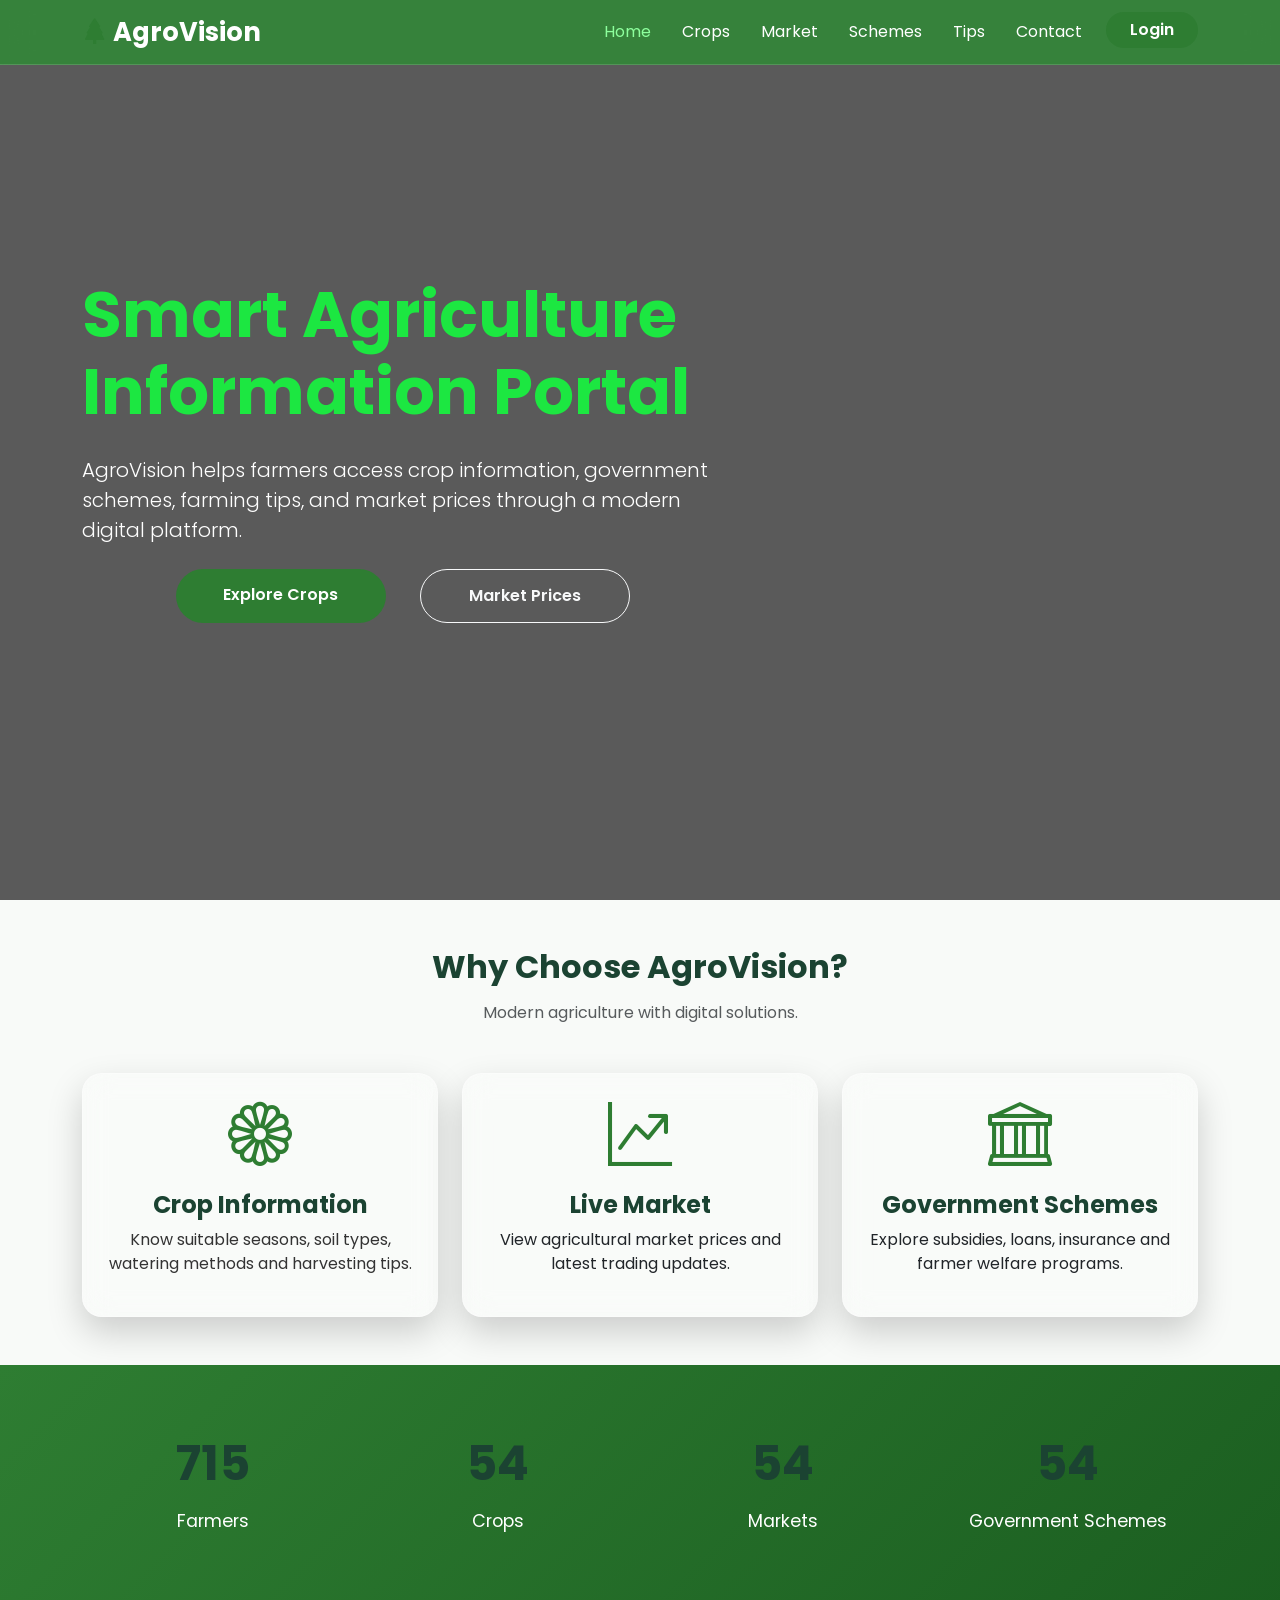
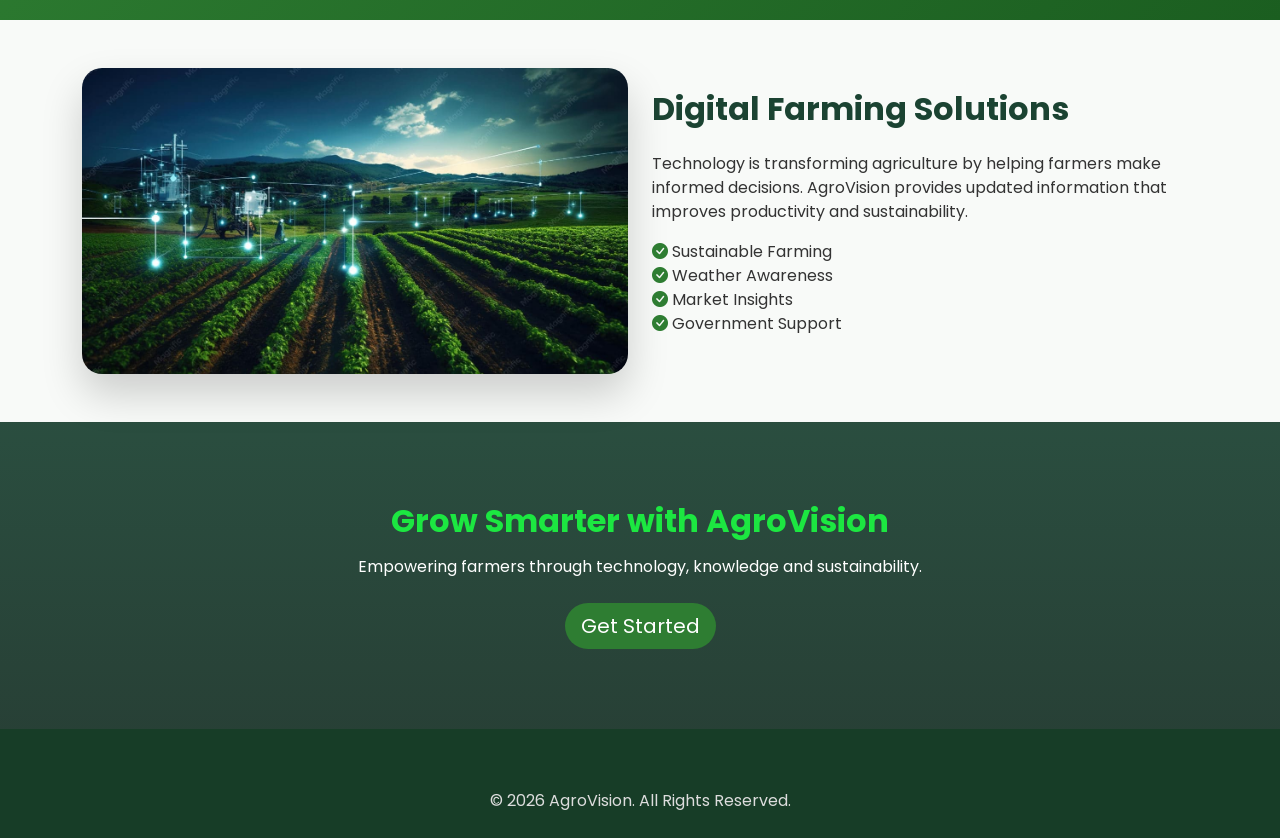
<file: index.html>
<!DOCTYPE html>
<html lang="en">

<head>
    <meta charset="UTF-8">
    <meta name="viewport" content="width=device-width, initial-scale=1.0">

    <title>AgroVision | Smart Agriculture Information Portal</title>

    <!-- Bootstrap -->
    <link href="https://cdn.jsdelivr.net/npm/bootstrap@5.3.7/dist/css/bootstrap.min.css" rel="stylesheet">

    <!-- Bootstrap Icons -->
    <link rel="stylesheet" href="https://cdn.jsdelivr.net/npm/bootstrap-icons@1.13.1/font/bootstrap-icons.min.css">

    <!-- Google Font -->
    <link href="https://fonts.googleapis.com/css2?family=Poppins:wght@300;400;500;600;700&display=swap"
        rel="stylesheet">

    <!-- CSS -->
    <link rel="stylesheet" href="styles.css">
</head>

<body>

    <!--================ NAVBAR ================-->

    <nav class="navbar navbar-expand-lg navbar-dark fixed-top glass-nav">

        <div class="container">

            <a class="navbar-brand fw-bold" href="index.html">
                <i class="bi bi-tree-fill text-success"></i>
                AgroVision
            </a>

            <button class="navbar-toggler" data-bs-toggle="collapse" data-bs-target="#menu">
                <span class="navbar-toggler-icon"></span>
            </button>

            <div class="collapse navbar-collapse" id="menu">

                <ul class="navbar-nav ms-auto">

                    <li class="nav-item">
                        <a class="nav-link active" href="index.html">Home</a>
                    </li>

                    <li class="nav-item">
                        <a class="nav-link" href="crops.html">Crops</a>
                    </li>

                    <li class="nav-item">
                        <a class="nav-link" href="market.html">Market</a>
                    </li>

                    <li class="nav-item">
                        <a class="nav-link" href="schemes.html">Schemes</a>
                    </li>

                    <li class="nav-item">
                        <a class="nav-link" href="tips.html">Tips</a>
                    </li>

                    <li class="nav-item">
                        <a class="nav-link" href="contact.html">Contact</a>
                    </li>

                    <li class="nav-item ms-lg-3">
                        <a class="btn btn-success px-4 rounded-pill" href="login.html">
                            Login
                        </a>
                    </li>

                </ul>

            </div>

        </div>

    </nav>

    <!--================ HERO SECTION ================-->

    <header class="hero">

        <div class="overlay"></div>

        <div class="container hero-content">

            <div class="row align-items-center">

                <div class="col-lg-7 " >

                    <h1 class="display-3 fw-bold mb-4" style="color:rgb(28, 231, 65)">
                        Smart Agriculture
                        <span  style="color:rgb(28, 231, 65)">
                            Information Portal
                        </span>
                    </h1>

                    <p class="lead mb-4">

                        AgroVision helps farmers access crop information,
                        government schemes, farming tips,
                        and market prices through a modern digital platform.

                    </p>
                    <div class="hero-buttons mt-4">
                    <a href="crops.html" class="btn btn-success btn-lg rounded-pill me-3">

                        Explore Crops

                    </a>

                    <a href="market.html" class="btn btn-outline-light btn-lg rounded-pill">

                        Market Prices

                    </a>
                    </div>
                </div>

            </div>

        </div>

    </header>

    <!--================ FEATURES ================-->

    <section class="py-5">

        <div class="container">

            <div class="text-center mb-5">

                <h2 class="fw-bold">
                    Why Choose AgroVision?
                </h2>

                <p class="text-muted">
                    Modern agriculture with digital solutions.
                </p>

            </div>

            <div class="row g-4">

                <div class="col-md-4">

                    <div class="glass-card h-100 text-center p-4">

                        <i class="bi bi-flower1 display-3 text-success"></i>
                        <a href="crops.html" class="text-decoration-none text-dark">
                            <h4 class="mt-3">
                                Crop Information
                            </h4>
                        </a>

                        <p>

                            Know suitable seasons, soil types,
                            watering methods and harvesting tips.

                        </p>

                    </div>

                </div>

                <div class="col-md-4">

                    <div class="glass-card h-100 text-center p-4">

                        <i class="bi bi-graph-up-arrow display-3 text-success"></i>
                        <a href="market.html" class="text-decoration-none text-dark">
                        <h4 class="mt-3">

                            Live Market

                        </h4>

                        <p>

                            View agricultural market prices and
                            latest trading updates.

                        </p></a>

                    </div>

                </div>

                <div class="col-md-4">

                    <div class="glass-card h-100 text-center p-4">

                        <i class="bi bi-bank display-3 text-success"></i>
                        <a href="schemes.html" class="text-decoration-none text-dark">
                        <h4 class="mt-3">

                            Government Schemes

                        </h4>

                        <p>

                            Explore subsidies, loans,
                            insurance and farmer welfare programs.

                        </p></a>

                    </div>

                </div>

            </div>

        </div>

    </section>

    <!--================ COUNTERS ================-->

    <section class="counter-section">

        <div class="container">

            <div class="row text-center">

                <div class="col-md-3">

                    <h2 class="counter" data-target="2500">0</h2>

                    <p>Farmers</p>

                </div>

                <div class="col-md-3">

                    <h2 class="counter" data-target="120">0</h2>

                    <p>Crops</p>

                </div>

                <div class="col-md-3">

                    <h2 class="counter" data-target="90">0</h2>

                    <p>Markets</p>

                </div>

                <div class="col-md-3">

                    <h2 class="counter" data-target="60">0</h2>

                    <p>Government Schemes</p>

                </div>

            </div>

        </div>

    </section>

    <!--================ SERVICES ================-->

    <section class="py-5">

        <div class="container">

            <div class="row align-items-center">

                <div class="col-lg-6">

                    <img src="digitalbg.jpg" alt="Digital Farming"
                        class="img-fluid rounded-4 shadow">

                </div>

                <div class="col-lg-6">

                    <h2 class="fw-bold mb-4">

                        Digital Farming Solutions

                    </h2>

                    <p>

                        Technology is transforming agriculture by helping
                        farmers make informed decisions.

                        AgroVision provides updated information
                        that improves productivity and sustainability.

                    </p>

                    <ul class="list-unstyled">

                        <li><i class="bi bi-check-circle-fill text-success"></i> Sustainable Farming</li>

                        <li><i class="bi bi-check-circle-fill text-success"></i> Weather Awareness</li>

                        <li><i class="bi bi-check-circle-fill text-success"></i> Market Insights</li>

                        <li><i class="bi bi-check-circle-fill text-success"></i> Government Support</li>

                    </ul>

                </div>

            </div>

        </div>

    </section>

    <!--================ CALL TO ACTION ================-->

    <section class="cta-section">

        <div class="container text-center" >

            <h2 class="fw-bold" style="color:rgb(28, 231, 65)">

                Grow Smarter with AgroVision

            </h2>

            <p class="mb-4">

                Empowering farmers through technology,
                knowledge and sustainability.

            </p>

            <a href="login.html" class="btn btn-success btn-lg rounded-pill">

                Get Started

            </a>

        </div>

    </section>

    <!--================ FOOTER ================-->

    <footer>

        <div class="container">

            

            

            <p class="text-center mb-0">

                © 2026 AgroVision. All Rights Reserved.

            </p>

        </div>

    </footer>

    <!-- Bootstrap JS -->

    <script src="https://cdn.jsdelivr.net/npm/bootstrap@5.3.7/dist/js/bootstrap.bundle.min.js"></script>

    <!-- JS -->

    <script src="script.js"></script>

</body>

</html>
</file>
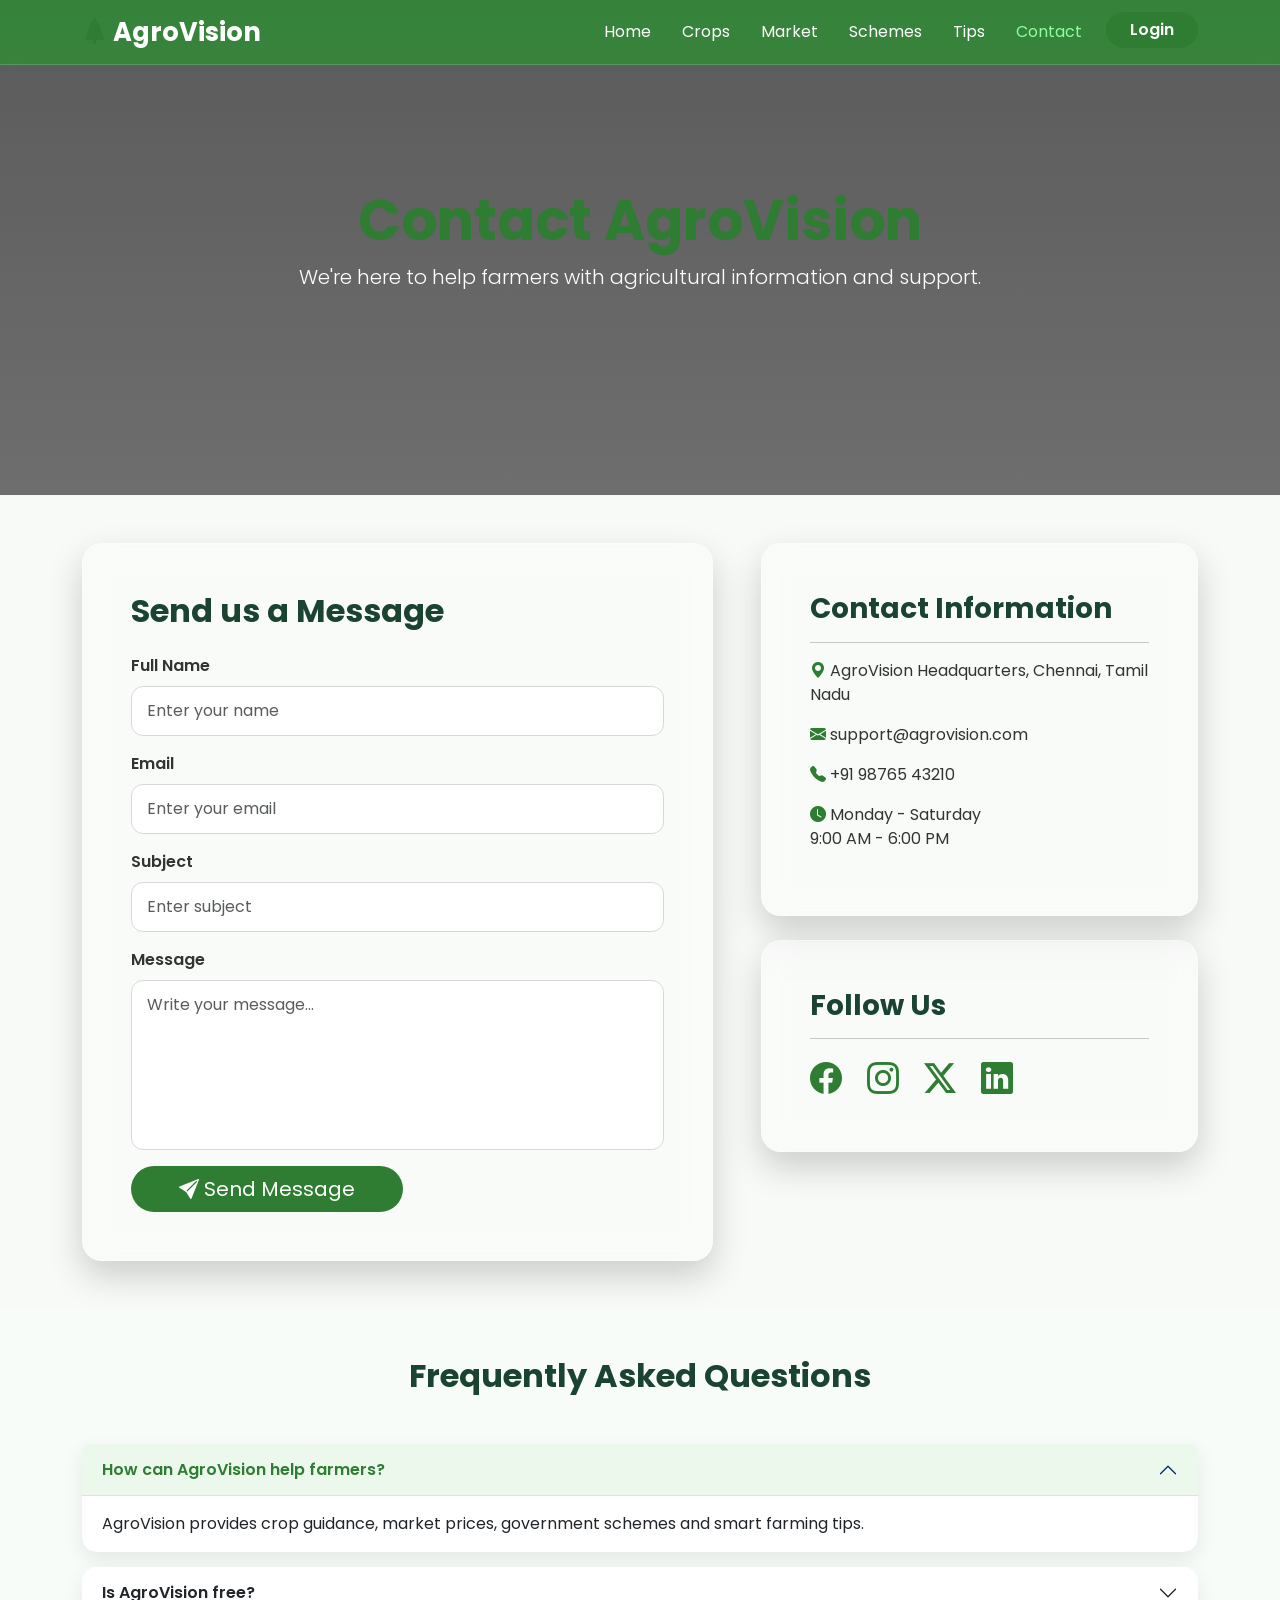
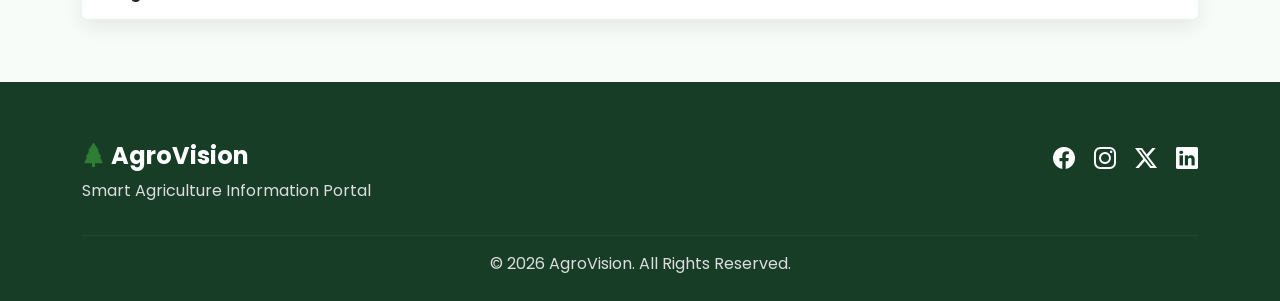
<file: contact.html>
<!DOCTYPE html>
<html lang="en">

<head>

    <meta charset="UTF-8">
    <meta name="viewport" content="width=device-width, initial-scale=1.0">

    <title>Contact | AgroVision</title>

    <!-- Bootstrap CSS -->

    <link href="https://cdn.jsdelivr.net/npm/bootstrap@5.3.7/dist/css/bootstrap.min.css" rel="stylesheet">

    <!-- Bootstrap Icons -->

    <link rel="stylesheet"
        href="https://cdn.jsdelivr.net/npm/bootstrap-icons@1.13.1/font/bootstrap-icons.min.css">

    <!-- Google Font -->

    <link href="https://fonts.googleapis.com/css2?family=Poppins:wght@300;400;500;600;700&display=swap"
        rel="stylesheet">

    <!-- CSS -->

    <link rel="stylesheet" href="styles.css">

</head>

<body>

    <!--================ NAVBAR ================-->

    <nav class="navbar navbar-expand-lg navbar-dark fixed-top glass-nav">

        <div class="container">

            <a class="navbar-brand fw-bold" href="index.html">

                <i class="bi bi-tree-fill text-success"></i>

                AgroVision

            </a>

            <button class="navbar-toggler"
                data-bs-toggle="collapse"
                data-bs-target="#menu">

                <span class="navbar-toggler-icon"></span>

            </button>

            <div class="collapse navbar-collapse" id="menu">

                <ul class="navbar-nav ms-auto">

                    <li class="nav-item">
                        <a class="nav-link" href="index.html">Home</a>
                    </li>

                    <li class="nav-item">
                        <a class="nav-link" href="crops.html">Crops</a>
                    </li>

                    <li class="nav-item">
                        <a class="nav-link" href="market.html">Market</a>
                    </li>

                    <li class="nav-item">
                        <a class="nav-link" href="schemes.html">Schemes</a>
                    </li>

                    <li class="nav-item">
                        <a class="nav-link" href="tips.html">Tips</a>
                    </li>

                    <li class="nav-item">
                        <a class="nav-link active" href="contact.html">Contact</a>
                    </li>

                    <li class="nav-item ms-lg-3">

                        <a href="login.html"
                            class="btn btn-success rounded-pill px-4">

                            Login

                        </a>

                    </li>

                </ul>

            </div>

        </div>

    </nav>

    <!--================ HEADER ================-->

    <section class="page-header contact-bg">

        <div class="overlay"></div>

        <div class="container page-content text-center">

            <h1 class="display-4 fw-bold">

                Contact AgroVision

            </h1>

            <p class="lead">

                We're here to help farmers with agricultural information and support.

            </p>

        </div>

    </section>

    <!--================ CONTACT SECTION ================-->

    <section class="py-5">

        <div class="container">

            <div class="row g-5">

                <!-- Contact Form -->

                <div class="col-lg-7">

                    <div class="glass-card p-5">

                        <h2 class="mb-4">

                            Send us a Message

                        </h2>

                        <form id="contactForm">

                            <div class="mb-3">

                                <label class="form-label">

                                    Full Name

                                </label>

                                <input
                                    type="text"
                                    class="form-control"
                                    placeholder="Enter your name"
                                    required>

                            </div>

                            <div class="mb-3">

                                <label class="form-label">

                                    Email

                                </label>

                                <input
                                    type="email"
                                    class="form-control"
                                    placeholder="Enter your email"
                                    required>

                            </div>

                            <div class="mb-3">

                                <label class="form-label">

                                    Subject

                                </label>

                                <input
                                    type="text"
                                    class="form-control"
                                    placeholder="Enter subject"
                                    required>

                            </div>

                            <div class="mb-3">

                                <label class="form-label">

                                    Message

                                </label>

                                <textarea
                                    class="form-control"
                                    rows="6"
                                    placeholder="Write your message..."
                                    required></textarea>

                            </div>

                            <button
                                class="btn btn-success btn-lg rounded-pill px-5">

                                <i class="bi bi-send-fill"></i>

                                Send Message

                            </button>

                        </form>

                    </div>

                </div>

                <!-- Contact Details -->

                <div class="col-lg-5">

                    <div class="glass-card p-5 mb-4">

                        <h3>

                            Contact Information

                        </h3>

                        <hr>

                        <p>

                            <i class="bi bi-geo-alt-fill text-success"></i>

                            AgroVision Headquarters,
                            Chennai, Tamil Nadu

                        </p>

                        <p>

                            <i class="bi bi-envelope-fill text-success"></i>

                            support@agrovision.com

                        </p>

                        <p>

                            <i class="bi bi-telephone-fill text-success"></i>

                            +91 98765 43210

                        </p>

                        <p>

                            <i class="bi bi-clock-fill text-success"></i>

                            Monday - Saturday

                            <br>

                            9:00 AM - 6:00 PM

                        </p>

                    </div>

                    <div class="glass-card p-5">

                        <h3>

                            Follow Us

                        </h3>

                        <hr>

                        <div class="fs-2">

                            <a href="#" class="me-3 text-success">

                                <i class="bi bi-facebook"></i>

                            </a>

                            <a href="#" class="me-3 text-success">

                                <i class="bi bi-instagram"></i>

                            </a>

                            <a href="#" class="me-3 text-success">

                                <i class="bi bi-twitter-x"></i>

                            </a>

                            <a href="#" class="text-success">

                                <i class="bi bi-linkedin"></i>

                            </a>

                        </div>

                    </div>

                </div>

            </div>

        </div>

    </section>

    <!--================ FAQ =================-->

    <section class="py-5 bg-light">

        <div class="container">

            <div class="text-center mb-5">

                <h2 class="fw-bold">

                    Frequently Asked Questions

                </h2>

            </div>

            <div class="accordion" id="faq">

                <div class="accordion-item">

                    <h2 class="accordion-header">

                        <button class="accordion-button"
                            data-bs-toggle="collapse"
                            data-bs-target="#q1">

                            How can AgroVision help farmers?

                        </button>

                    </h2>

                    <div id="q1"
                        class="accordion-collapse collapse show"
                        data-bs-parent="#faq">

                        <div class="accordion-body">

                            AgroVision provides crop guidance, market prices,
                            government schemes and smart farming tips.

                        </div>

                    </div>

                </div>

                <div class="accordion-item">

                    <h2 class="accordion-header">

                        <button class="accordion-button collapsed"
                            data-bs-toggle="collapse"
                            data-bs-target="#q2">

                            Is AgroVision free?

                        </button>

                    </h2>

                    <div id="q2"
                        class="accordion-collapse collapse"
                        data-bs-parent="#faq">

                        <div class="accordion-body">

                            Yes, farmers can access all information free of cost.

                        </div>

                    </div>

                </div>

            </div>

        </div>

    </section>

 

    <!--================ FOOTER =================-->

    <footer>

        <div class="container">

            <div class="row">

                <div class="col-md-6">

                    <h4>

                        <i class="bi bi-tree-fill text-success"></i>

                        AgroVision

                    </h4>

                    <p>

                        Smart Agriculture Information Portal

                    </p>

                </div>

                <div class="col-md-6 text-md-end">

                    <a href="#"><i class="bi bi-facebook"></i></a>

                    <a href="#"><i class="bi bi-instagram"></i></a>

                    <a href="#"><i class="bi bi-twitter-x"></i></a>

                    <a href="#"><i class="bi bi-linkedin"></i></a>

                </div>

            </div>

            <hr>

            <p class="text-center mb-0">

                © 2026 AgroVision. All Rights Reserved.

            </p>

        </div>

    </footer>

    <!-- Bootstrap JS -->

    <script src="https://cdn.jsdelivr.net/npm/bootstrap@5.3.7/dist/js/bootstrap.bundle.min.js"></script>

    <!-- JS -->

    <script src="script.js"></script>

</body>

</html>
</file>
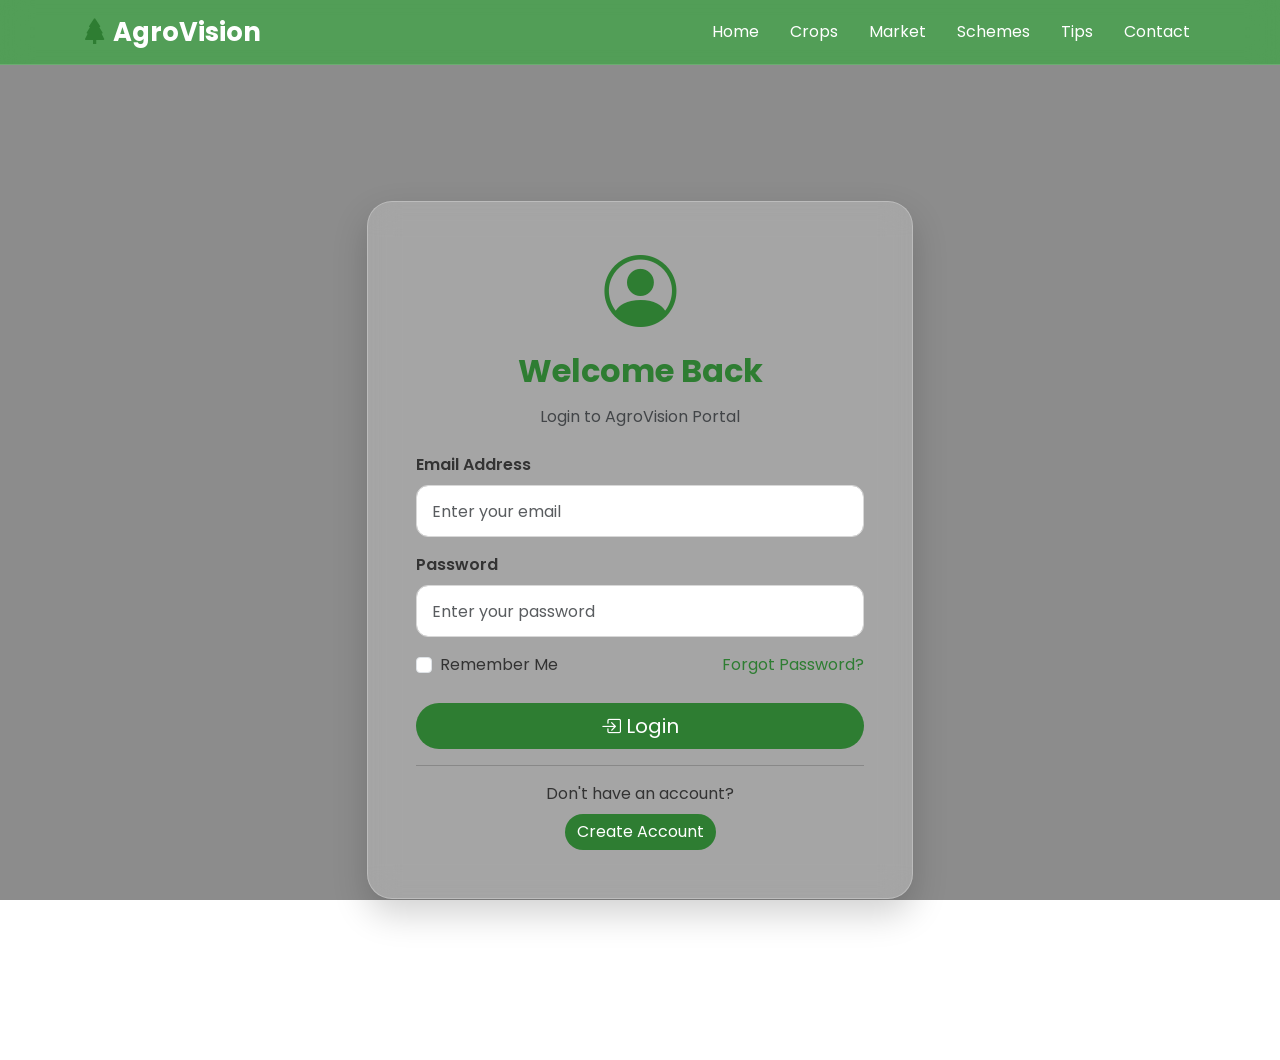
<file: login.html>
<!DOCTYPE html>
<html lang="en">

<head>

    <meta charset="UTF-8">
    <meta name="viewport" content="width=device-width, initial-scale=1.0">

    <title>Login | AgroVision</title>

    <!-- Bootstrap CSS -->
    <link href="https://cdn.jsdelivr.net/npm/bootstrap@5.3.7/dist/css/bootstrap.min.css" rel="stylesheet">

    <!-- Bootstrap Icons -->
    <link rel="stylesheet" href="https://cdn.jsdelivr.net/npm/bootstrap-icons@1.13.1/font/bootstrap-icons.min.css">

    <!-- Google Font -->
    <link href="https://fonts.googleapis.com/css2?family=Poppins:wght@300;400;500;600;700&display=swap"
        rel="stylesheet">

    <!-- Custom CSS -->
    <link rel="stylesheet" href="styles.css">

</head>

<body class="login-page">

    <!--================ NAVBAR ================-->

    <nav class="navbar navbar-expand-lg navbar-dark fixed-top glass-nav">

        <div class="container">

            <a class="navbar-brand fw-bold" href="index.html">
                <i class="bi bi-tree-fill text-success"></i>
                AgroVision
            </a>

            <button class="navbar-toggler" data-bs-toggle="collapse" data-bs-target="#menu">

                <span class="navbar-toggler-icon"></span>

            </button>

            <div class="collapse navbar-collapse" id="menu">

                <ul class="navbar-nav ms-auto">

                    <li class="nav-item">
                        <a class="nav-link" href="index.html">Home</a>
                    </li>

                    <li class="nav-item">
                        <a class="nav-link" href="crops.html">Crops</a>
                    </li>

                    <li class="nav-item">
                        <a class="nav-link" href="market.html">Market</a>
                    </li>

                    <li class="nav-item">
                        <a class="nav-link" href="schemes.html">Schemes</a>
                    </li>

                    <li class="nav-item">
                        <a class="nav-link" href="tips.html">Tips</a>
                    </li>

                    <li class="nav-item">
                        <a class="nav-link" href="contact.html">Contact</a>
                    </li>

                </ul>

            </div>

        </div>

    </nav>

    <!--================ LOGIN SECTION ================-->
<!--================ LOGIN & REGISTER SECTION ================-->

<section class="login-section">

    <div class="container">

        <div class="row justify-content-center align-items-center min-vh-100">

            <div class="col-lg-6 col-md-8">

                <div class="glass-card login-card p-5">

                    <!-- LOGIN FORM -->

                    <div id="loginBox">

                        <div class="text-center mb-4">

                            <i class="bi bi-person-circle display-2 text-success"></i>

                            <h2 class="fw-bold mt-3">Welcome Back</h2>

                            <p class="text-muted">
                                Login to AgroVision Portal
                            </p>

                        </div>

                        <form id="loginForm">

                            <div class="mb-3">

                                <label class="form-label">
                                    Email Address
                                </label>

                                <input type="email" class="form-control"
                                    placeholder="Enter your email" required>

                            </div>

                            <div class="mb-3">

                                <label class="form-label">
                                    Password
                                </label>

                                <input type="password"
                                    class="form-control"
                                    placeholder="Enter your password"
                                    required>

                            </div>

                            <div class="d-flex justify-content-between mb-4">

                                <div class="form-check">

                                    <input class="form-check-input" type="checkbox">

                                    <label class="form-check-label">
                                        Remember Me
                                    </label>

                                </div>

                                <a href="#" >
                                    Forgot Password?
                                </a>

                            </div>

                            <button type="submit"
                                class="btn btn-success w-100 btn-lg rounded-pill">

                                <i class="bi bi-box-arrow-in-right"></i>

                                Login

                            </button>

                        </form>

                        <hr>

                        <div class="text-center">

                            <p class="mb-2">
                                Don't have an account?
                            </p>

                            <button class="btn btn-success rounded-pill"
                                id="showRegister">

                                Create Account

                            </button>

                        </div>

                    </div>

                    <!-- REGISTER FORM -->

                    <div id="registerBox" style="display:none;">

                        <div class="text-center mb-4">

                            <i class="bi bi-person-plus-fill display-2 text-success"></i>

                            <h2 class="fw-bold mt-3">
                                Create Account
                            </h2>

                            <p class="text-muted">
                                Join AgroVision Community
                            </p>

                        </div>

                        <form id="registerForm">

                            <div class="row">

                                <div class="col-md-6 mb-3">

                                    <label class="form-label">
                                        Full Name
                                    </label>

                                    <input type="text"
                                        class="form-control"
                                        placeholder="Enter your name"
                                        required>

                                </div>

                                <div class="col-md-6 mb-3">

                                    <label class="form-label">
                                        Mobile Number
                                    </label>

                                    <input type="tel"
                                        class="form-control"
                                        placeholder="9876543210"
                                        pattern="[0-9]{10}"
                                        required>

                                </div>

                            </div>

                            <div class="mb-3">

                                <label class="form-label">
                                    Email Address
                                </label>

                                <input type="email"
                                    class="form-control"
                                    placeholder="Enter your email"
                                    required>

                            </div>

                            <div class="row">

                                <div class="col-md-6 mb-3">

                                    <label class="form-label">
                                        Password
                                    </label>

                                    <input type="password"
                                        class="form-control"
                                        placeholder="Create password"
                                        required>

                                </div>

                                <div class="col-md-6 mb-4">

                                    <label class="form-label">
                                        Confirm Password
                                    </label>

                                    <input type="password"
                                        class="form-control"
                                        placeholder="Confirm password"
                                        required>

                                </div>

                            </div>

                            <button class="btn btn-success btn-lg w-100 rounded-pill">

                                <i class="bi bi-person-plus-fill"></i>

                                Register

                            </button>

                        </form>

                        <hr>

                        <div class="text-center">

                            <p class="mb-2">

                                Already have an account?

                            </p>

                            <button class="btn btn-success rounded-pill"
                                id="showLogin">

                                Login Here

                            </button>

                        </div>

                    </div>

                </div>

            </div>

        </div>

    </div>

</section>
    <!-- Bootstrap -->

    <script src="https://cdn.jsdelivr.net/npm/bootstrap@5.3.7/dist/js/bootstrap.bundle.min.js"></script>

    <!-- JS -->

    <script src="script.js"></script>

</body>

</html>
</file>
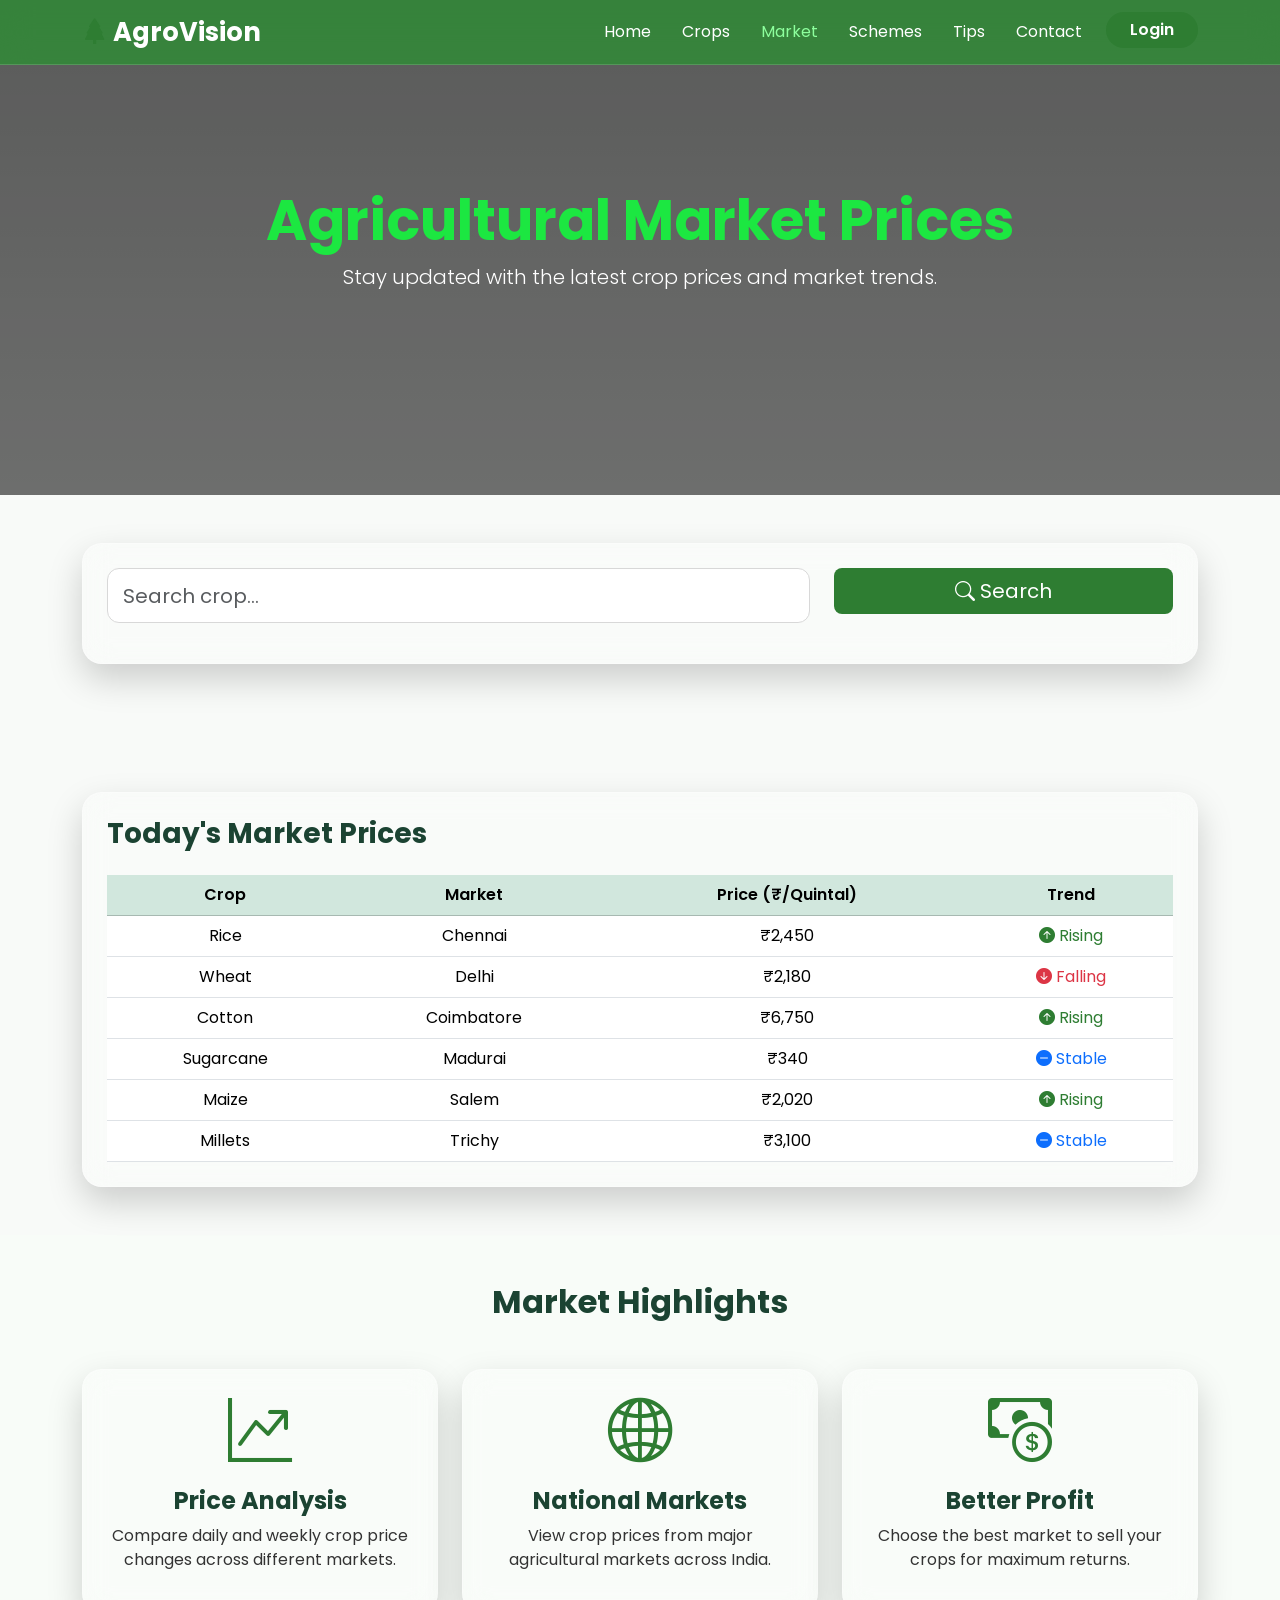
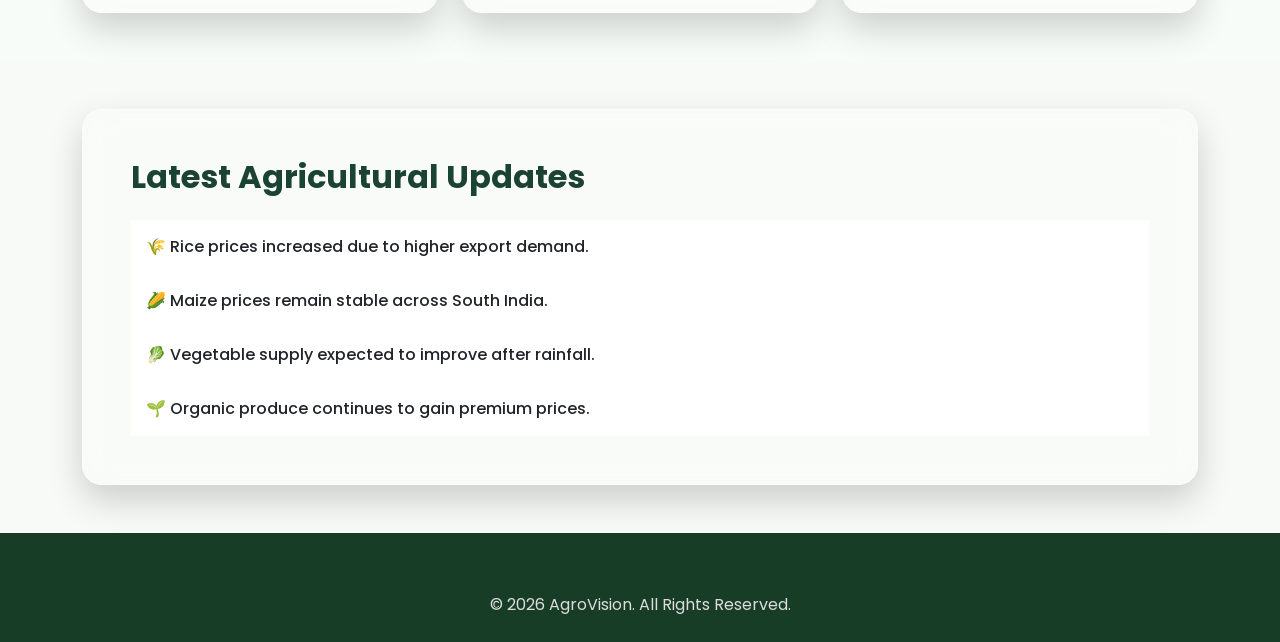
<file: market.html>
<!DOCTYPE html>
<html lang="en">

<head>
    <meta charset="UTF-8">
    <meta name="viewport" content="width=device-width, initial-scale=1.0">
    <title>Market Prices | AgroVision</title>

    <!-- Bootstrap -->
    <link href="https://cdn.jsdelivr.net/npm/bootstrap@5.3.7/dist/css/bootstrap.min.css" rel="stylesheet">

    <!-- Bootstrap Icons -->
    <link rel="stylesheet"
        href="https://cdn.jsdelivr.net/npm/bootstrap-icons@1.13.1/font/bootstrap-icons.min.css">

    <!-- Google Fonts -->
    <link href="https://fonts.googleapis.com/css2?family=Poppins:wght@300;400;500;600;700&display=swap"
        rel="stylesheet">

    <!-- CSS -->
    <link rel="stylesheet" href="styles.css">
</head>

<body>

    <!--================ NAVBAR ================-->

    <nav class="navbar navbar-expand-lg navbar-dark fixed-top glass-nav">

        <div class="container">

            <a class="navbar-brand fw-bold" href="index.html">
                <i class="bi bi-tree-fill text-success"></i>
                AgroVision
            </a>

            <button class="navbar-toggler" data-bs-toggle="collapse" data-bs-target="#menu">
                <span class="navbar-toggler-icon"></span>
            </button>

            <div class="collapse navbar-collapse" id="menu">

                <ul class="navbar-nav ms-auto">

                    <li class="nav-item">
                        <a class="nav-link" href="index.html">Home</a>
                    </li>

                    <li class="nav-item">
                        <a class="nav-link" href="crops.html">Crops</a>
                    </li>

                    <li class="nav-item">
                        <a class="nav-link active" href="market.html">Market</a>
                    </li>

                    <li class="nav-item">
                        <a class="nav-link" href="schemes.html">Schemes</a>
                    </li>

                    <li class="nav-item">
                        <a class="nav-link" href="tips.html">Tips</a>
                    </li>

                    <li class="nav-item">
                        <a class="nav-link" href="contact.html">Contact</a>
                    </li>

                    <li class="nav-item ms-lg-3">
                        <a href="login.html" class="btn btn-success rounded-pill px-4">
                            Login
                        </a>
                    </li>

                </ul>

            </div>

        </div>

    </nav>

    <!--================ HEADER ================-->

    <section class="page-header market-bg">

        <div class="overlay"></div>

        <div class="container text-center page-content">

            <h1 class="display-4 fw-bold" style="color:rgb(28, 231, 65)">
                Agricultural Market Prices
            </h1>

            <p class="lead">
                Stay updated with the latest crop prices and market trends.
            </p>

        </div>

    </section>

    <!--================ SEARCH ================-->

    <section class="py-5">

        <div class="container">

            <div class="glass-card p-4">

                <div class="row">

                    <div class="col-lg-8 mb-3">

                        <input type="text"
                            id="marketSearch"
                            class="form-control form-control-lg"
                            placeholder="Search crop...">

                    </div>

                    <div class="col-lg-4">

                        <button class="btn btn-success btn-lg w-100">
                            <i class="bi bi-search"></i>
                            Search
                        </button>

                    </div>

                </div>

            </div>

        </div>

    </section>

    <!--================ MARKET TABLE ================-->

    <section class="pb-5">

        <div class="container">

            <div class="glass-card p-4">

                <h3 class="mb-4">
                    Today's Market Prices
                </h3>

                <div class="table-responsive">

                    <table class="table table-hover align-middle text-center">

                        <thead class="table-success">

                            <tr>

                                <th>Crop</th>
                                <th>Market</th>
                                <th>Price (₹/Quintal)</th>
                                <th>Trend</th>

                            </tr>

                        </thead>

                        <tbody id="marketTable">

                            <tr>

                                <td>Rice</td>

                                <td>Chennai</td>

                                <td>₹2,450</td>

                                <td class="text-success">
                                    <i class="bi bi-arrow-up-circle-fill"></i>
                                    Rising
                                </td>

                            </tr>

                            <tr>

                                <td>Wheat</td>

                                <td>Delhi</td>

                                <td>₹2,180</td>

                                <td class="text-danger">
                                    <i class="bi bi-arrow-down-circle-fill"></i>
                                    Falling
                                </td>

                            </tr>

                            <tr>

                                <td>Cotton</td>

                                <td>Coimbatore</td>

                                <td>₹6,750</td>

                                <td class="text-success">
                                    <i class="bi bi-arrow-up-circle-fill"></i>
                                    Rising
                                </td>

                            </tr>

                            <tr>

                                <td>Sugarcane</td>

                                <td>Madurai</td>

                                <td>₹340</td>

                                <td class="text-primary">
                                    <i class="bi bi-dash-circle-fill"></i>
                                    Stable
                                </td>

                            </tr>

                            <tr>

                                <td>Maize</td>

                                <td>Salem</td>

                                <td>₹2,020</td>

                                <td class="text-success">
                                    <i class="bi bi-arrow-up-circle-fill"></i>
                                    Rising
                                </td>

                            </tr>

                            <tr>

                                <td>Millets</td>

                                <td>Trichy</td>

                                <td>₹3,100</td>

                                <td class="text-primary">
                                    <i class="bi bi-dash-circle-fill"></i>
                                    Stable
                                </td>

                            </tr>

                        </tbody>

                    </table>

                </div>

            </div>

        </div>

    </section>

    <!--================ MARKET HIGHLIGHTS ================-->

    <section class="py-5 bg-light">

        <div class="container">

            <div class="text-center mb-5">

                <h2 class="fw-bold">
                    Market Highlights
                </h2>

            </div>

            <div class="row g-4">

                <div class="col-lg-4">

                    <div class="glass-card text-center p-4 h-100">

                        <i class="bi bi-graph-up-arrow display-3 text-success"></i>

                        <h4 class="mt-3">
                            Price Analysis
                        </h4>

                        <p>
                            Compare daily and weekly crop price changes across different markets.
                        </p>

                    </div>

                </div>

                <div class="col-lg-4">

                    <div class="glass-card text-center p-4 h-100">

                        <i class="bi bi-globe2 display-3 text-success"></i>

                        <h4 class="mt-3">
                            National Markets
                        </h4>

                        <p>
                            View crop prices from major agricultural markets across India.
                        </p>

                    </div>

                </div>

                <div class="col-lg-4">

                    <div class="glass-card text-center p-4 h-100">

                        <i class="bi bi-cash-coin display-3 text-success"></i>

                        <h4 class="mt-3">
                            Better Profit
                        </h4>

                        <p>
                            Choose the best market to sell your crops for maximum returns.
                        </p>

                    </div>

                </div>

            </div>

        </div>

    </section>

    <!--================ MARKET NEWS ================-->

    <section class="py-5">

        <div class="container">

            <div class="glass-card p-5">

                <h2 class="fw-bold mb-4">
                    Latest Agricultural Updates
                </h2>

                <ul class="list-group list-group-flush">

                    <li class="list-group-item">
                        🌾 Rice prices increased due to higher export demand.
                    </li>

                    <li class="list-group-item">
                        🌽 Maize prices remain stable across South India.
                    </li>

                    <li class="list-group-item">
                        🥬 Vegetable supply expected to improve after rainfall.
                    </li>

                    <li class="list-group-item">
                        🌱 Organic produce continues to gain premium prices.
                    </li>

                </ul>

            </div>

        </div>

    </section>

    <!--================ FOOTER ================-->

    <footer>

        <div class="container">

            <p class="text-center mb-0">
                © 2026 AgroVision. All Rights Reserved.
            </p>

        </div>

    </footer>

    <!-- Bootstrap JS -->

    <script src="https://cdn.jsdelivr.net/npm/bootstrap@5.3.7/dist/js/bootstrap.bundle.min.js"></script>

    <!-- JS -->

    <script src="script.js"></script>

</body>

</html>
</file>
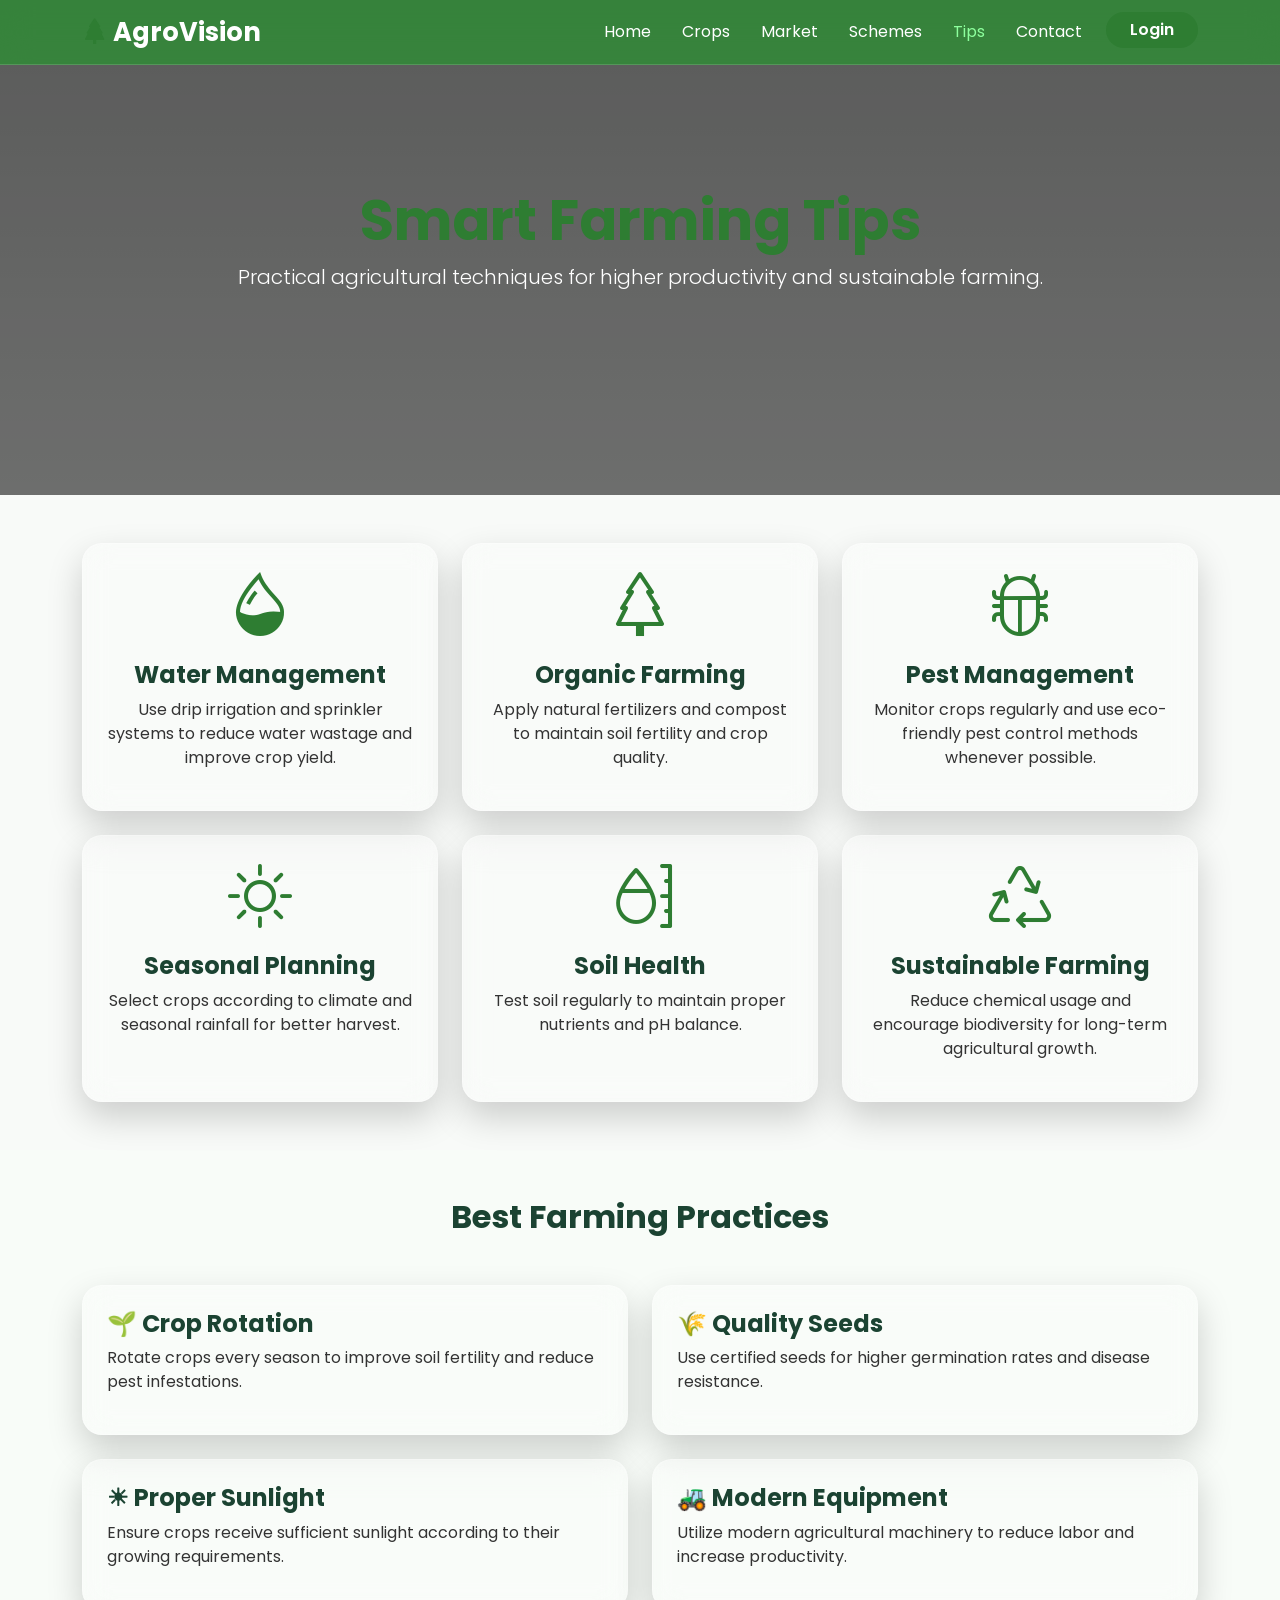
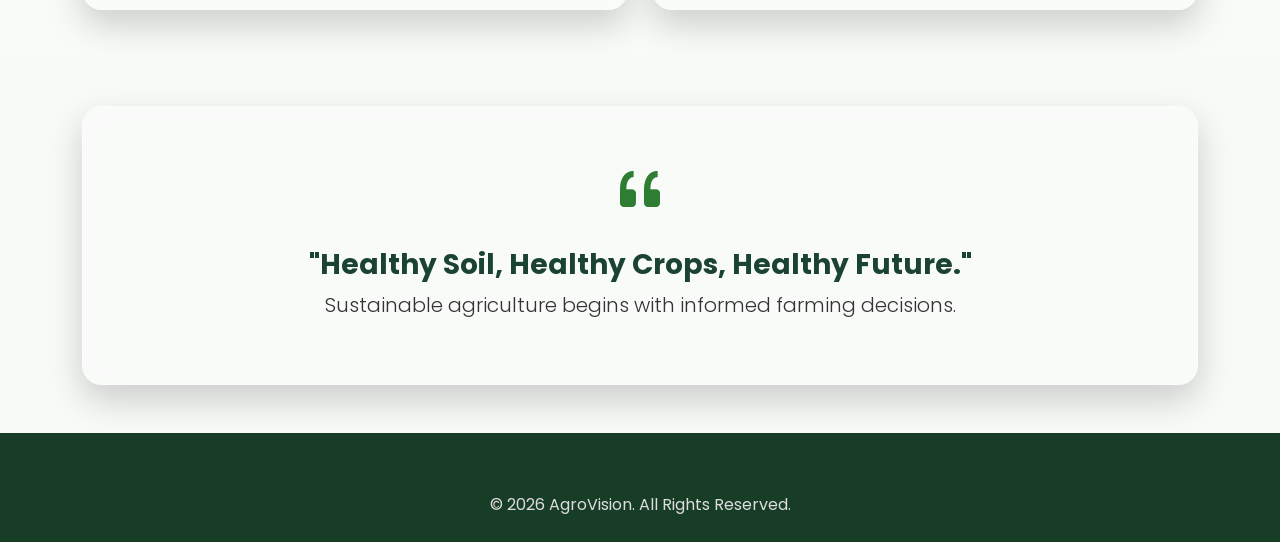
<file: tips.html>
<!DOCTYPE html>
<html lang="en">

<head>
    <meta charset="UTF-8">
    <meta name="viewport" content="width=device-width, initial-scale=1.0">
    <title>Farming Tips | AgroVision</title>

    <!-- Bootstrap CSS -->
    <link href="https://cdn.jsdelivr.net/npm/bootstrap@5.3.7/dist/css/bootstrap.min.css" rel="stylesheet">

    <!-- Bootstrap Icons -->
    <link rel="stylesheet"
        href="https://cdn.jsdelivr.net/npm/bootstrap-icons@1.13.1/font/bootstrap-icons.min.css">

    <!-- Google Font -->
    <link href="https://fonts.googleapis.com/css2?family=Poppins:wght@300;400;500;600;700&display=swap"
        rel="stylesheet">

    <!-- Custom CSS -->
    <link rel="stylesheet" href="styles.css">
</head>

<body>

    <!--================ NAVBAR =================-->

    <nav class="navbar navbar-expand-lg navbar-dark fixed-top glass-nav">

        <div class="container">

            <a class="navbar-brand fw-bold" href="index.html">
                <i class="bi bi-tree-fill text-success"></i>
                AgroVision
            </a>

            <button class="navbar-toggler"
                type="button"
                data-bs-toggle="collapse"
                data-bs-target="#menu">

                <span class="navbar-toggler-icon"></span>

            </button>

            <div class="collapse navbar-collapse" id="menu">

                <ul class="navbar-nav ms-auto">

                    <li class="nav-item">
                        <a class="nav-link" href="index.html">Home</a>
                    </li>

                    <li class="nav-item">
                        <a class="nav-link" href="crops.html">Crops</a>
                    </li>

                    <li class="nav-item">
                        <a class="nav-link" href="market.html">Market</a>
                    </li>

                    <li class="nav-item">
                        <a class="nav-link" href="schemes.html">Schemes</a>
                    </li>

                    <li class="nav-item">
                        <a class="nav-link active" href="tips.html">Tips</a>
                    </li>

                    <li class="nav-item">
                        <a class="nav-link" href="contact.html">Contact</a>
                    </li>

                    <li class="nav-item ms-lg-3">

                        <a href="login.html"
                            class="btn btn-success rounded-pill px-4">

                            Login

                        </a>

                    </li>

                </ul>

            </div>

        </div>

    </nav>

    <!--================ PAGE HEADER =================-->

    <section class="page-header tips-bg">

        <div class="overlay"></div>

        <div class="container page-content text-center">

            <h1 class="display-4 fw-bold">

                Smart Farming Tips

            </h1>

            <p class="lead">

                Practical agricultural techniques for higher productivity and sustainable farming.

            </p>

        </div>

    </section>

    <!--================ TIPS =================-->

    <section class="py-5">

        <div class="container">

            <div class="row g-4">

                <div class="col-lg-4">

                    <div class="glass-card h-100 p-4 text-center">

                        <i class="bi bi-droplet-half display-3 text-success"></i>

                        <h4 class="mt-3">
                            Water Management
                        </h4>

                        <p>
                            Use drip irrigation and sprinkler systems to reduce water wastage and improve crop yield.
                        </p>

                    </div>

                </div>

                <div class="col-lg-4">

                    <div class="glass-card h-100 p-4 text-center">

                        <i class="bi bi-tree display-3 text-success"></i>

                        <h4 class="mt-3">
                            Organic Farming
                        </h4>

                        <p>
                            Apply natural fertilizers and compost to maintain soil fertility and crop quality.
                        </p>

                    </div>

                </div>

                <div class="col-lg-4">

                    <div class="glass-card h-100 p-4 text-center">

                        <i class="bi bi-bug display-3 text-success"></i>

                        <h4 class="mt-3">
                            Pest Management
                        </h4>

                        <p>
                            Monitor crops regularly and use eco-friendly pest control methods whenever possible.
                        </p>

                    </div>

                </div>

                <div class="col-lg-4">

                    <div class="glass-card h-100 p-4 text-center">

                        <i class="bi bi-sun display-3 text-success"></i>

                        <h4 class="mt-3">
                            Seasonal Planning
                        </h4>

                        <p>
                            Select crops according to climate and seasonal rainfall for better harvest.
                        </p>

                    </div>

                </div>

                <div class="col-lg-4">

                    <div class="glass-card h-100 p-4 text-center">

                        <i class="bi bi-moisture display-3 text-success"></i>

                        <h4 class="mt-3">
                            Soil Health
                        </h4>

                        <p>
                            Test soil regularly to maintain proper nutrients and pH balance.
                        </p>

                    </div>

                </div>

                <div class="col-lg-4">

                    <div class="glass-card h-100 p-4 text-center">

                        <i class="bi bi-recycle display-3 text-success"></i>

                        <h4 class="mt-3">
                            Sustainable Farming
                        </h4>

                        <p>
                            Reduce chemical usage and encourage biodiversity for long-term agricultural growth.
                        </p>

                    </div>

                </div>

            </div>

        </div>

    </section>

    <!--================ BEST PRACTICES =================-->

    <section class="py-5 bg-light">

        <div class="container">

            <div class="text-center mb-5">

                <h2 class="fw-bold">

                    Best Farming Practices

                </h2>

            </div>

            <div class="row g-4">

                <div class="col-md-6">

                    <div class="glass-card p-4">

                        <h4>
                            🌱 Crop Rotation
                        </h4>

                        <p>
                            Rotate crops every season to improve soil fertility and reduce pest infestations.
                        </p>

                    </div>

                </div>

                <div class="col-md-6">

                    <div class="glass-card p-4">

                        <h4>
                            🌾 Quality Seeds
                        </h4>

                        <p>
                            Use certified seeds for higher germination rates and disease resistance.
                        </p>

                    </div>

                </div>

                <div class="col-md-6">

                    <div class="glass-card p-4">

                        <h4>
                            ☀ Proper Sunlight
                        </h4>

                        <p>
                            Ensure crops receive sufficient sunlight according to their growing requirements.
                        </p>

                    </div>

                </div>

                <div class="col-md-6">

                    <div class="glass-card p-4">

                        <h4>
                            🚜 Modern Equipment
                        </h4>

                        <p>
                            Utilize modern agricultural machinery to reduce labor and increase productivity.
                        </p>

                    </div>

                </div>

            </div>

        </div>

    </section>

    <!--================ QUOTE =================-->

    <section class="py-5">

        <div class="container">

            <div class="glass-card text-center p-5">

                <i class="bi bi-quote display-3 text-success"></i>

                <h3 class="fw-bold mt-3">

                    "Healthy Soil, Healthy Crops, Healthy Future."

                </h3>

                <p class="lead">

                    Sustainable agriculture begins with informed farming decisions.

                </p>

            </div>

        </div>

    </section>

    <!--================ FOOTER =================-->

    <footer>

        <div class="container">

            <p class="text-center mb-0">

                © 2026 AgroVision. All Rights Reserved.

            </p>

        </div>

    </footer>

    <!-- Bootstrap JS -->

    <script src="https://cdn.jsdelivr.net/npm/bootstrap@5.3.7/dist/js/bootstrap.bundle.min.js"></script>

    <!-- Custom JS -->

    <script src="script.js"></script>

</body>

</html>
</file>
<file: styles.css>
@import url('https://fonts.googleapis.com/css2?family=Poppins:wght@300;400;500;600;700;800&display=swap');



:root{

    --primary:#2e7d32;
    --secondary:#43a047;
    --light:#f5fff4;
    --dark:#1b4332;
    --white:#ffffff;
    --glass:rgba(255,255,255,.15);
    --glassBorder:rgba(255,255,255,.25);
    --shadow:0 15px 35px rgba(0,0,0,.18);
    --transition:.4s ease;

}



*{
    margin:0;
    padding:0;
    box-sizing:border-box;
}

html{
    scroll-behavior:smooth;
}

body{
    background:green;
    font-family:'Poppins',sans-serif;
    background:#f8faf8;
    color:#333;
    overflow-x:hidden;

}

section{

    padding:80px 0;

}

img{

    width:100%;
    display:block;

}

a{

    text-decoration:none;

}

ul{

    padding-left:20px;

}


  /*navbar */         


.glass-nav{

    background:rgba(12, 180, 24, 0.45);
    backdrop-filter:blur(15px);
    -webkit-backdrop-filter:blur(15px);
    border-bottom:1px solid rgba(255,255,255,.15);
    transition:.4s;

}

.navbar-brand{

    font-size:1.6rem;
    font-weight:700;

}

.nav-link{

    color:#fff !important;
    margin-left:15px;
    transition:.3s;

}

.nav-link:hover,
.nav-link.active{

    color:#8dff9d !important;

}

.navbar .btn{

    font-weight:600;

}

         


.glass-nav{

    background:rgba(12, 180, 24, 0.45);
    backdrop-filter:blur(15px);
    -webkit-backdrop-filter:blur(15px);
    border-bottom:1px solid rgba(255,255,255,.15);
    transition:.4s;

}

.navbar-brand{

    font-size:1.6rem;
    font-weight:700;

}

.nav-link{

    color:#fff !important;
    margin-left:15px;
    transition:.3s;

}

.nav-link:hover,
.nav-link.active{

    color:#8dff9d !important;

}

.navbar .btn{

    font-weight:600;

}

/*HERO SECTION*/

.hero{

    position:relative;
    min-height:100vh;

    background:
    linear-gradient(rgba(0,0,0,.55),
    rgba(0,0,0,.55)),

    url("https://images.unsplash.com/photo-1500937386664-56d1dfef3854?auto=format&fit=crop&w=1600&q=80");

    background-size:cover;
    background-position:center;
    background-attachment:fixed;

    display:flex;
    align-items:center;

}

.overlay{

    position:absolute;
    inset:0;
    background:rgba(0,0,0,.20);

}

.hero-content{

    position:relative;
    z-index:10;
    color:white;

}

.hero h1{

    line-height:1.2;

}

.hero p{

    max-width:650px;

}

/*=========================================
            BUTTONS
=========================================*/

.btn-success{

    background:var(--primary);
    border:none;

}

.btn-success:hover{

    background:var(--secondary);
    transform:translateY(-3px);

}

.btn{

    transition:var(--transition);

}
.hero-buttons{
    display:flex;
    gap:18px;
    flex-wrap:wrap;
    justify-content:center;
}

.hero-buttons .btn{
    min-width:210px;
    padding:14px 30px;
    border-radius:50px;
    font-size:1rem;
    font-weight:600;
}

/*=========================================
            GLASS CARD
=========================================*/

.glass-card{

    background:rgba(255,255,255,.22);

    backdrop-filter:blur(15px);

    -webkit-backdrop-filter:blur(15px);

    border:1px solid rgba(255,255,255,.25);

    border-radius:20px;

    box-shadow:var(--shadow);

    transition:.35s;

}

.glass-card:hover{

    transform:translateY(-10px);

}

/*=========================================
            PAGE HEADER
=========================================*/

.page-header{

    position:relative;

    height:55vh;

    display:flex;

    align-items:center;

    justify-content:center;

    text-align:center;

    color:#fff;

    background-size:cover;

    background-position:center;

    background-attachment:fixed;

}

.page-content{

    position:relative;

    z-index:5;

}

/*=========================================
            PAGE BACKGROUNDS
=========================================*/

.crop-bg{

background:

linear-gradient(rgba(0,0,0,.55),
rgba(0,0,0,.45)),

url("https://images.unsplash.com/photo-1464226184884-fa280b87c399?auto=format&fit=crop&w=1600&q=80");

background-size:cover;
background-position:center;

}

.market-bg{

background:

linear-gradient(rgba(0,0,0,.55),
rgba(0,0,0,.45)),

url("https://images.unsplash.com/photo-1501004318641-b39e6451bec6?auto=format&fit=crop&w=1600&q=80");

background-size:cover;
background-position:center;

}

.schemes-bg{

background:

linear-gradient(rgba(0,0,0,.55),
rgba(0,0,0,.45)),

url("https://images.unsplash.com/photo-1500937386664-56d1dfef3854?auto=format&fit=crop&w=1600&q=80");

background-size:cover;
background-position:center;

}

.tips-bg{

background:

linear-gradient(rgba(0,0,0,.55),
rgba(0,0,0,.45)),

url("https://images.unsplash.com/photo-1472396961693-142e6e269027?auto=format&fit=crop&w=1600&q=80");

background-size:cover;
background-position:center;

}

.contact-bg{

background:

linear-gradient(rgba(0,0,0,.55),
rgba(0,0,0,.45)),

url("https://images.unsplash.com/photo-1492496913980-501348b61469?auto=format&fit=crop&w=1600&q=80");

background-size:cover;
background-position:center;

}

/*=========================================
            COUNTER SECTION
=========================================*/

.counter-section{

    background:linear-gradient(135deg,#2e7d32,#1b5e20);

    color:#fff;

    padding:70px 0;

}

.counter{

    font-size:3rem;

    font-weight:700;

}

.counter-section p{

    font-size:1.1rem;

}

/*=========================================
            CTA SECTION
=========================================*/

.cta-section{

    background:

    linear-gradient(rgba(6, 48, 31, 0.85),
    rgba(3, 32, 20, 0.85)),

    url("");

    background-size:cover;

    background-position:center;

    color:white;

    text-align:center;

}
/*=========================================
            SECTION TITLES
=========================================*/

h1,
h2,
h3,
h4,
h5,
h6{
    font-weight:700;
    color:var(--dark);
}

section h2{
    margin-bottom:15px;
}

.text-muted{
    font-size:1rem;
}

/*=========================================
            CROP CARDS
=========================================*/

.crop-card{
    overflow:hidden;
    border-radius:20px;
}

.crop-card img{
    height:240px;
    object-fit:cover;
    transition:.5s;
}

.crop-card:hover img{
    transform:scale(1.08);
}

.crop-card .card-body{
    padding:25px;
}

.crop-card h4{
    color:var(--primary);
    margin-bottom:15px;
}

.crop-card ul{
    margin-top:15px;
    padding-left:18px;
}

.crop-card li{
    margin-bottom:8px;
}

/*=========================================
            TABLE
=========================================*/

.table{
    margin-bottom:0;
}

.table th{
    font-weight:600;
}

.table td{
    vertical-align:middle;
}

.table-hover tbody tr:hover{
    background:#eef8ee;
    transition:.3s;
}

/*=========================================
            SEARCH BAR
=========================================*/

#marketSearch{

    height:55px;

    border-radius:12px;

    border:1px solid #d8d8d8;

    box-shadow:none;

}

#marketSearch:focus{

    border-color:var(--secondary);

    box-shadow:0 0 0 .25rem rgba(46,125,50,.15);

}

/*=========================================
            FORMS
=========================================*/

.form-control{

    border-radius:12px;

    padding:12px 15px;

    border:1px solid #d8d8d8;

    box-shadow:none;

}

.form-control:focus{

    border-color:var(--secondary);

    box-shadow:0 0 0 .25rem rgba(46,125,50,.18);

}

textarea.form-control{

    resize:none;

}

.form-label{

    font-weight:600;

}

/*=========================================
            CONTACT PAGE
=========================================*/

#contactForm button{

    transition:.4s;

}

#contactForm button:hover{

    transform:translateY(-4px);

}

.accordion-item{

    border:none;

    border-radius:15px;

    overflow:hidden;

    margin-bottom:15px;

    box-shadow:0 8px 20px rgba(0,0,0,.08);

}

.accordion-button{

    font-weight:600;

}

.accordion-button:not(.collapsed){

    background:#edf8ed;

    color:var(--primary);

}

iframe{

    border-radius:20px;

}

/*=========================================
            LOGIN PAGE
=========================================*/

.login-page{

    min-height:100vh;

    background:

    linear-gradient(rgba(0,0,0,.45),
    rgba(0,0,0,.45)),

    url("https://images.unsplash.com/photo-1500937386664-56d1dfef3854?auto=format&fit=crop&w=1600&q=80");

    background-size:cover;

    background-position:center;

    background-attachment:fixed;

}

.login-section{

    padding-top:100px;

    padding-bottom:60px;

}

.login-card{

    border-radius:25px;

    animation:fadeUp 1s ease;

}

.login-card h2{

    color:var(--primary);

}

.login-card .form-control{

    height:52px;

}

.login-card a{

    color:var(--primary);

}

.login-card a:hover{

    color:var(--secondary);

}

/*=========================================
            ICONS
=========================================*/

.display-3,
.display-4{

    color:var(--primary);

}

.bi-facebook:hover{

    color:#1877f2;

}

.bi-instagram:hover{

    color:#e1306c;

}

.bi-twitter-x:hover{

    color:#000;

}

.bi-linkedin:hover{

    color:#0a66c2;

}

/*=========================================
            LIST GROUP
=========================================*/

.list-group-item{

    border:none;

    padding:15px;

    font-weight:500;

}

/*=========================================
            FOOTER
=========================================*/

footer{

    background:#173d27;

    color:#fff;

    padding:60px 0 25px;

}

footer h4{

    color:#fff;

}

footer p{

    color:#ddd;

}

footer hr{

    border-color:rgba(255,255,255,.2);

}

footer a{

    color:#fff;

    font-size:22px;

    margin-left:15px;

    transition:.3s;

}

footer a:hover{

    color:#7dff9f;

}

/*=========================================
            UTILITIES
=========================================*/

.rounded-4{

    border-radius:20px !important;

}

.shadow{

    box-shadow:0 20px 40px rgba(0,0,0,.18)!important;

}

.bg-light{

    background:#f8fcf8 !important;

}

.text-success{

    color:var(--primary)!important;
}
/*=========================================
            ANIMATIONS
=========================================*/

@keyframes fadeUp{

    from{

        opacity:0;
        transform:translateY(50px);

    }

    to{

        opacity:1;
        transform:translateY(0);

    }

}

@keyframes zoomIn{

    from{

        opacity:0;
        transform:scale(.9);

    }

    to{

        opacity:1;
        transform:scale(1);

    }

}

@keyframes float{

    0%{
        transform:translateY(0);
    }

    50%{
        transform:translateY(-10px);
    }

    100%{
        transform:translateY(0);
    }

}

/*=========================================
            SCROLL ANIMATION
=========================================*/

.reveal{

    opacity:0;

    transform:translateY(60px);

    transition:all .8s ease;

}

.reveal.active{

    opacity:1;

    transform:translateY(0);

}

/*=========================================
            IMAGE EFFECTS
=========================================*/

img{

    transition:.4s;

}

img:hover{

    transform:scale(1.02);

}

/*=========================================
            BUTTON EFFECT
=========================================*/

.btn{

    transition:.3s;

}

.btn:hover{

    transform:translateY(-4px);

}

/*=========================================
            GLASS CARD EFFECT
=========================================*/

.glass-card{

    animation:fadeUp .8s ease;

}

.glass-card:hover{

    box-shadow:0 25px 45px rgba(0,0,0,.18);

}

/*=========================================
            NAVBAR SCROLL
=========================================*/

.navbar.scrolled{

    background:#173d27 !important;

    box-shadow:0 10px 30px rgba(0,0,0,.18);

}

/*=========================================
            SOCIAL ICONS
=========================================*/

footer i{

    transition:.3s;

}

footer i:hover{

    transform:translateY(-5px);

}

/*=========================================
            HERO TEXT
=========================================*/

.hero h1{

    animation:fadeUp 1s ease;

}

.hero p{

    animation:fadeUp 1.3s ease;

}

.hero .btn{

    animation:fadeUp 1.6s ease;

}

/*=========================================
            COUNTER
=========================================*/

.counter{

    animation:zoomIn .8s ease;

}

/*=========================================
            LOGIN ICON
=========================================*/

.login-card .bi-person-circle{

    animation:float 3s infinite;

}

/*=========================================
            TABLE
=========================================*/

.table tbody tr{

    transition:.3s;

}

.table tbody tr:hover{

    transform:scale(1.01);

}

/*=========================================
            RESPONSIVE
=========================================*/

@media(max-width:992px){

.hero{

min-height:85vh;
text-align:center;

}

.hero h1{

font-size:2.8rem;

}

.page-header{

height:45vh;

}

}

@media(max-width:768px){

section{

padding:60px 0;

}

.hero{

padding-top:90px;

}

.hero h1{

font-size:2.2rem;

}

.hero p{

font-size:1rem;

}

.page-header{

height:40vh;

}

.counter{

font-size:2.2rem;

}

footer{

text-align:center;

}

footer .text-md-end{

text-align:center!important;

margin-top:20px;

}

.login-card{

padding:35px!important;

}

}

@media(max-width:576px){

.navbar-brand{

font-size:1.3rem;

}

.hero h1{

font-size:1.9rem;

}

.display-4{

font-size:2rem;

}

.glass-card{

padding:20px!important;

}

.btn-lg{

font-size:1rem;

padding:12px 25px;

}

.table{

font-size:.9rem;

}

}

/*=========================================
            CUSTOM SCROLLBAR
=========================================*/

::-webkit-scrollbar{

width:10px;

}

::-webkit-scrollbar-track{

background:#edf5ed;

}

::-webkit-scrollbar-thumb{

background:#2e7d32;

border-radius:20px;

}

::-webkit-scrollbar-thumb:hover{

background:#1b5e20;

}

/*=========================================
            SELECTION
=========================================*/

::selection{

background:#2e7d32;

color:#fff;

}
@media (max-width:768px){

    .hero-buttons{
        flex-direction:column;
        align-items:center;
        gap:16px;
        margin-top:30px;
    }

    .hero-buttons .btn{
        width:180px;          /* Smaller width */
        padding:10px 18px;    /* Smaller height */
        font-size:0.9rem;
    }

}
</file>
